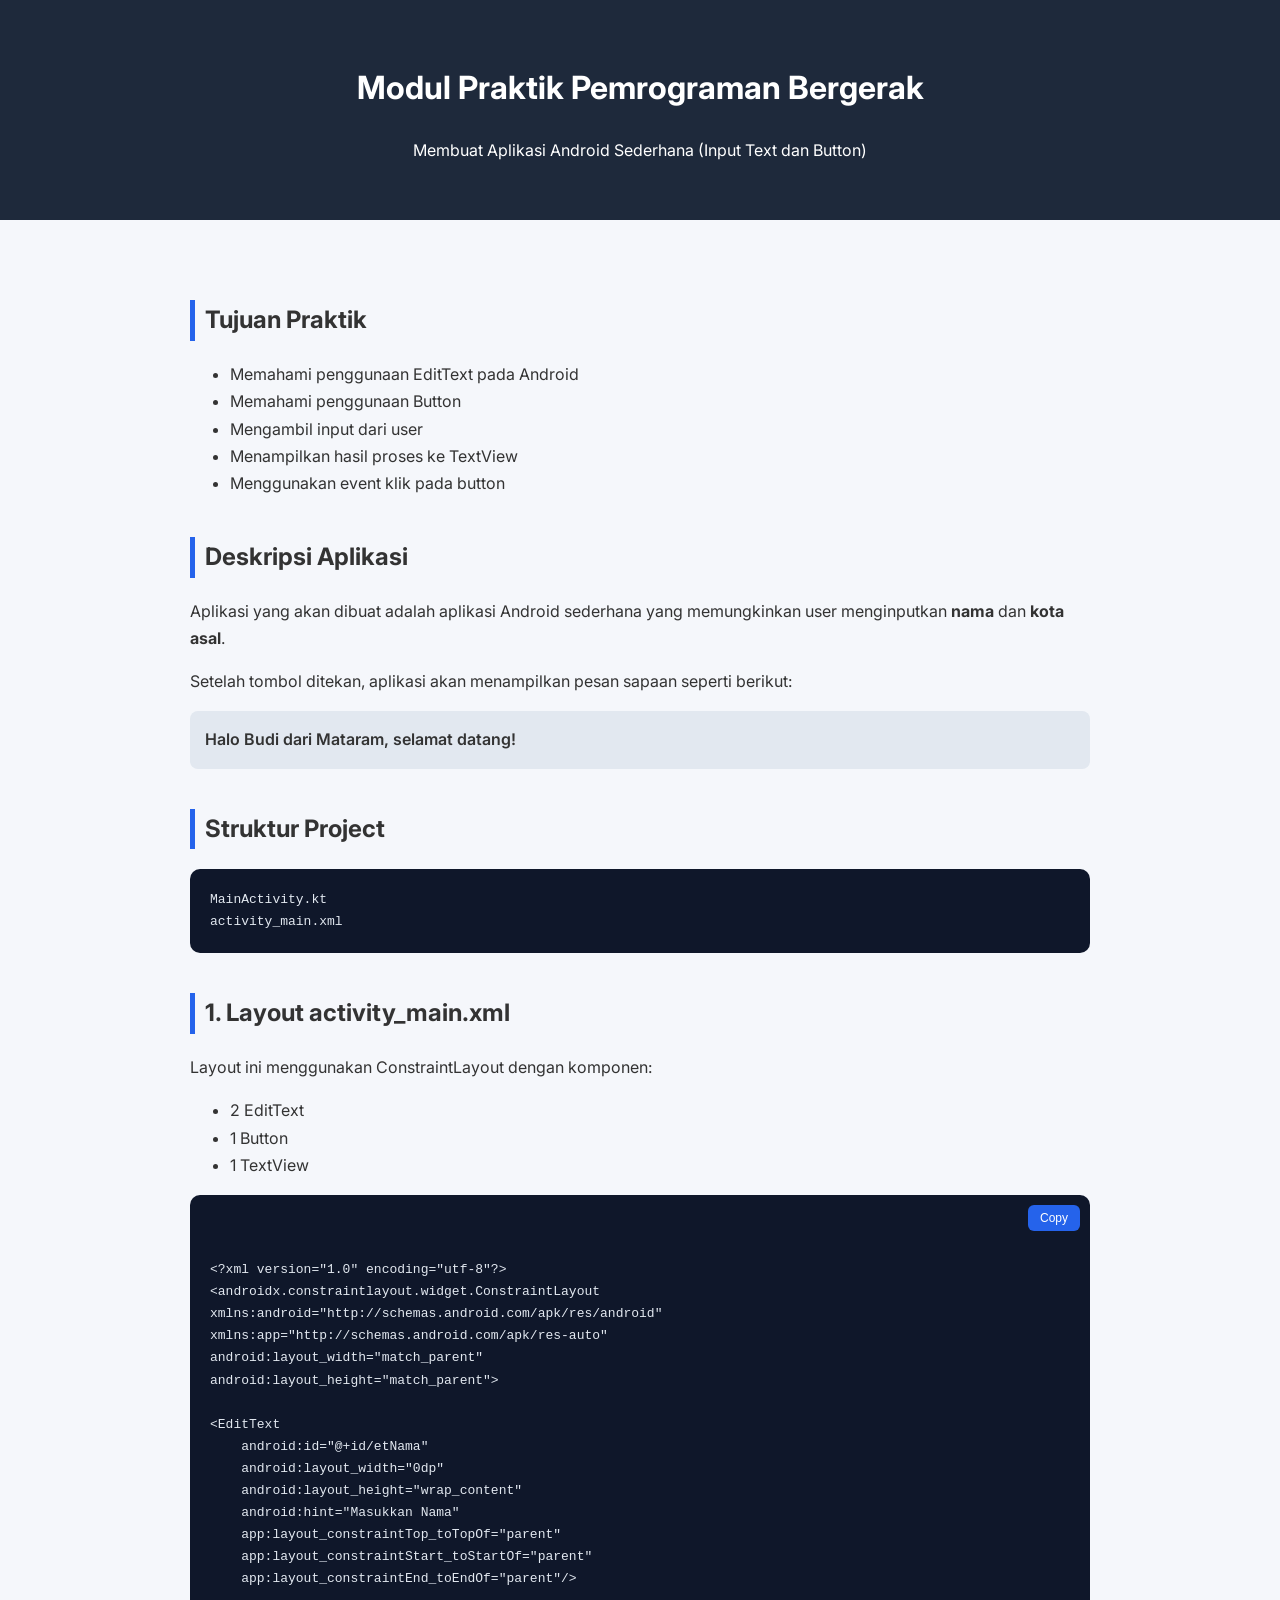
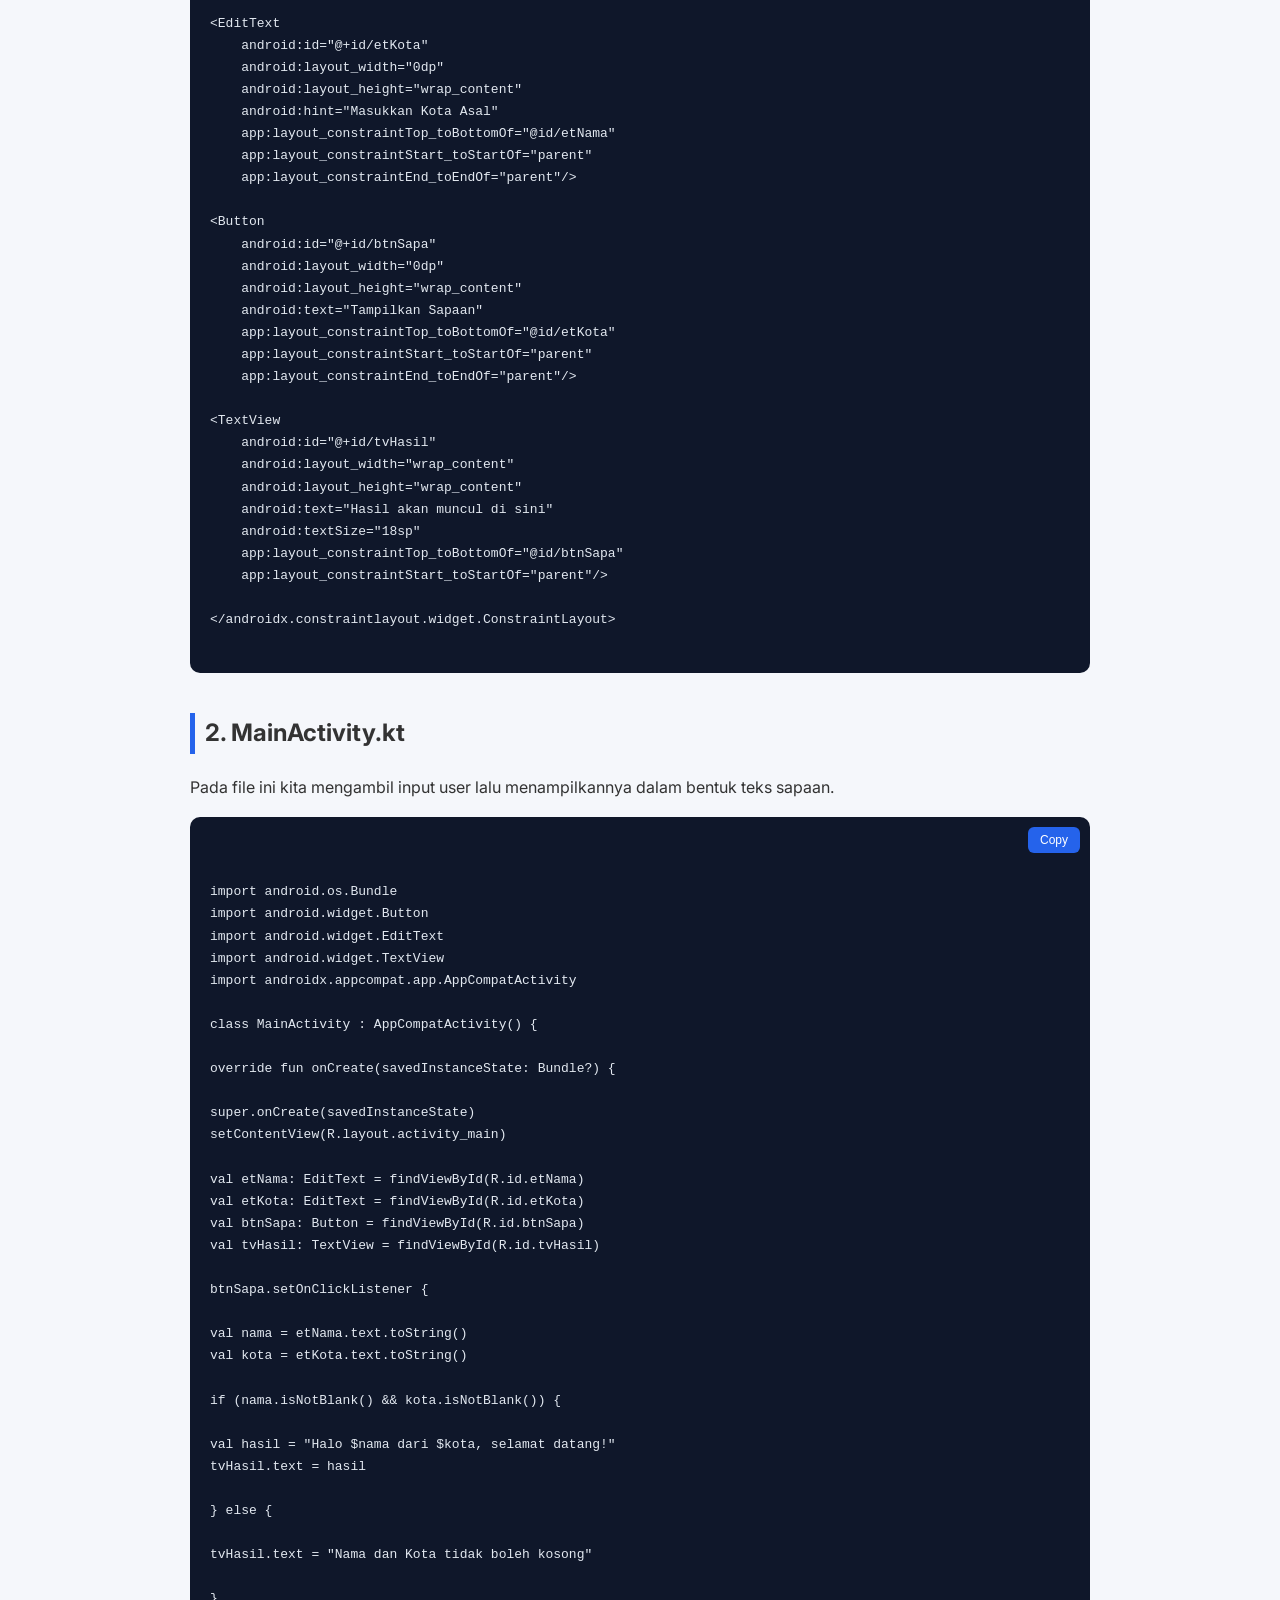
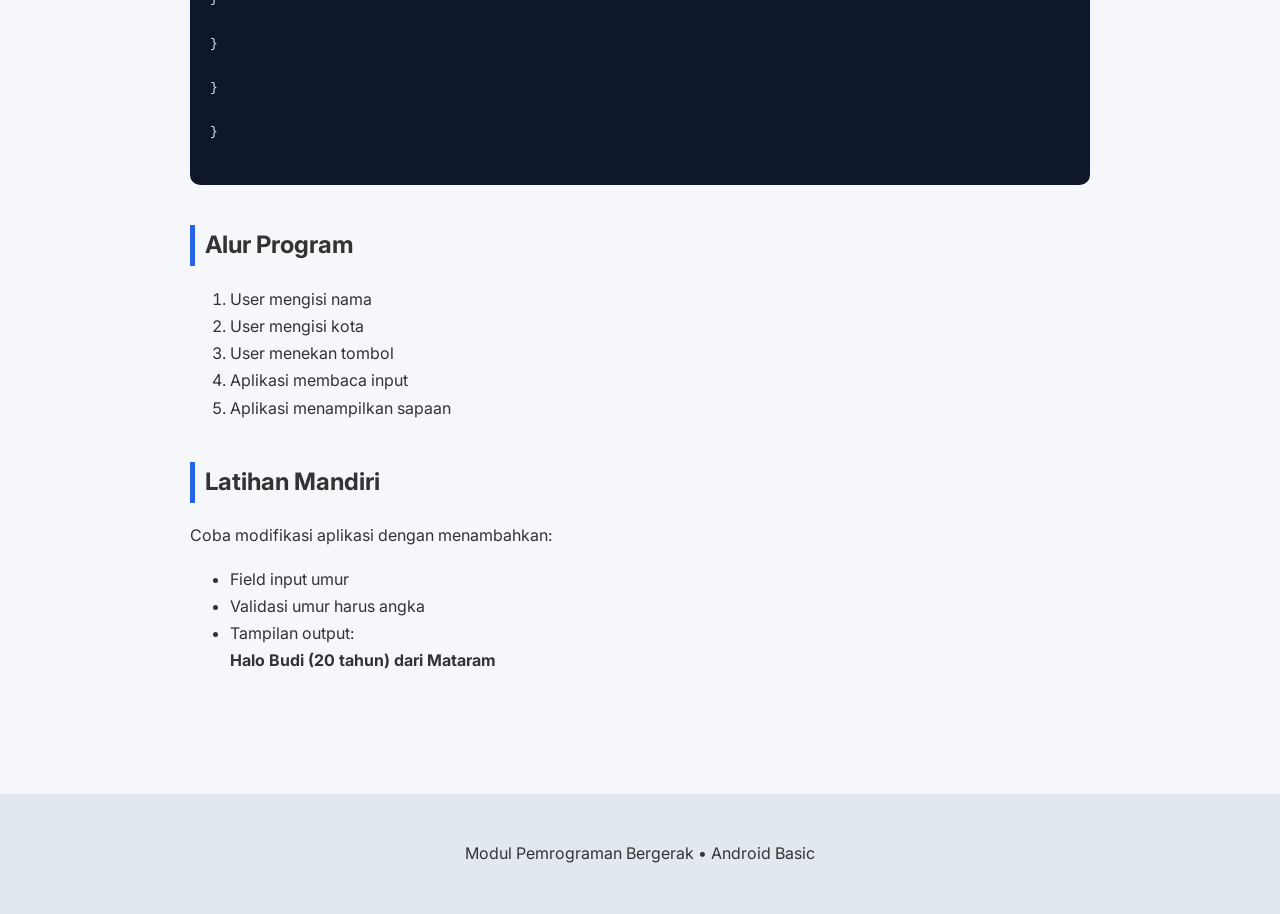
<file: android/modul 1/index.html>
<!DOCTYPE html>
<html lang="id">
<head>
<meta charset="UTF-8">
<meta name="viewport" content="width=device-width, initial-scale=1.0">

<title>Modul Praktik Android - Input dan Button</title>

<link rel="stylesheet" href="style.css">
<link href="https://fonts.googleapis.com/css2?family=Inter:wght@300;400;600&display=swap" rel="stylesheet">
</head>

<body>

<header>
<h1>Modul Praktik Pemrograman Bergerak</h1>
<p>Membuat Aplikasi Android Sederhana (Input Text dan Button)</p>
</header>

<main>

<section>
<h2>Tujuan Praktik</h2>

<ul>
<li>Memahami penggunaan EditText pada Android</li>
<li>Memahami penggunaan Button</li>
<li>Mengambil input dari user</li>
<li>Menampilkan hasil proses ke TextView</li>
<li>Menggunakan event klik pada button</li>
</ul>
</section>

<section>
<h2>Deskripsi Aplikasi</h2>

<p>
Aplikasi yang akan dibuat adalah aplikasi Android sederhana yang memungkinkan user
menginputkan <b>nama</b> dan <b>kota asal</b>.
</p>

<p>
Setelah tombol ditekan, aplikasi akan menampilkan pesan sapaan seperti berikut:
</p>

<div class="result-box">
Halo Budi dari Mataram, selamat datang!
</div>

</section>

<section>
<h2>Struktur Project</h2>

<pre>
MainActivity.kt
activity_main.xml
</pre>

</section>

<section>
<h2>1. Layout activity_main.xml</h2>

<p>
Layout ini menggunakan ConstraintLayout dengan komponen:
</p>

<ul>
<li>2 EditText</li>
<li>1 Button</li>
<li>1 TextView</li>
</ul>

<div class="code-container">
<button class="copy-btn">Copy</button>
<pre><code>

&lt;?xml version="1.0" encoding="utf-8"?&gt;
&lt;androidx.constraintlayout.widget.ConstraintLayout
xmlns:android="http://schemas.android.com/apk/res/android"
xmlns:app="http://schemas.android.com/apk/res-auto"
android:layout_width="match_parent"
android:layout_height="match_parent"&gt;

&lt;EditText
    android:id="@+id/etNama"
    android:layout_width="0dp"
    android:layout_height="wrap_content"
    android:hint="Masukkan Nama"
    app:layout_constraintTop_toTopOf="parent"
    app:layout_constraintStart_toStartOf="parent"
    app:layout_constraintEnd_toEndOf="parent"/&gt;

&lt;EditText
    android:id="@+id/etKota"
    android:layout_width="0dp"
    android:layout_height="wrap_content"
    android:hint="Masukkan Kota Asal"
    app:layout_constraintTop_toBottomOf="@id/etNama"
    app:layout_constraintStart_toStartOf="parent"
    app:layout_constraintEnd_toEndOf="parent"/&gt;

&lt;Button
    android:id="@+id/btnSapa"
    android:layout_width="0dp"
    android:layout_height="wrap_content"
    android:text="Tampilkan Sapaan"
    app:layout_constraintTop_toBottomOf="@id/etKota"
    app:layout_constraintStart_toStartOf="parent"
    app:layout_constraintEnd_toEndOf="parent"/&gt;

&lt;TextView
    android:id="@+id/tvHasil"
    android:layout_width="wrap_content"
    android:layout_height="wrap_content"
    android:text="Hasil akan muncul di sini"
    android:textSize="18sp"
    app:layout_constraintTop_toBottomOf="@id/btnSapa"
    app:layout_constraintStart_toStartOf="parent"/&gt;

&lt;/androidx.constraintlayout.widget.ConstraintLayout&gt;

</code></pre>
</div>

</section>

<section>

<h2>2. MainActivity.kt</h2>

<p>
Pada file ini kita mengambil input user lalu menampilkannya dalam bentuk teks sapaan.
</p>

<div class="code-container">
<button class="copy-btn">Copy</button>

<pre><code>

import android.os.Bundle
import android.widget.Button
import android.widget.EditText
import android.widget.TextView
import androidx.appcompat.app.AppCompatActivity

class MainActivity : AppCompatActivity() {

override fun onCreate(savedInstanceState: Bundle?) {

super.onCreate(savedInstanceState)
setContentView(R.layout.activity_main)

val etNama: EditText = findViewById(R.id.etNama)
val etKota: EditText = findViewById(R.id.etKota)
val btnSapa: Button = findViewById(R.id.btnSapa)
val tvHasil: TextView = findViewById(R.id.tvHasil)

btnSapa.setOnClickListener {

val nama = etNama.text.toString()
val kota = etKota.text.toString()

if (nama.isNotBlank() && kota.isNotBlank()) {

val hasil = "Halo $nama dari $kota, selamat datang!"
tvHasil.text = hasil

} else {

tvHasil.text = "Nama dan Kota tidak boleh kosong"

}

}

}

}

</code></pre>
</div>

</section>

<section>

<h2>Alur Program</h2>

<ol>
<li>User mengisi nama</li>
<li>User mengisi kota</li>
<li>User menekan tombol</li>
<li>Aplikasi membaca input</li>
<li>Aplikasi menampilkan sapaan</li>
</ol>

</section>

<section>

<h2>Latihan Mandiri</h2>

<p>Coba modifikasi aplikasi dengan menambahkan:</p>

<ul>
<li>Field input umur</li>
<li>Validasi umur harus angka</li>
<li>Tampilan output: <br>
<b>Halo Budi (20 tahun) dari Mataram</b></li>
</ul>

</section>

</main>

<footer>
<p>Modul Pemrograman Bergerak • Android Basic</p>
</footer>

<script src="script.js"></script>

</body>
</html>
</file>
<file: android/modul 1/style.css>
body{
font-family: 'Inter', sans-serif;
background:#f5f7fb;
margin:0;
color:#333;
line-height:1.7;
}

header{
background:#1e293b;
color:white;
padding:40px;
text-align:center;
}

main{
max-width:900px;
margin:auto;
padding:40px 20px;
}

h2{
border-left:5px solid #2563eb;
padding-left:10px;
margin-top:40px;
}

section{
margin-bottom:40px;
}

.result-box{
background:#e2e8f0;
padding:15px;
border-radius:8px;
margin-top:10px;
font-weight:600;
}

pre{
background:#0f172a;
color:#e2e8f0;
padding:20px;
border-radius:10px;
overflow-x:auto;
}

.code-container{
position:relative;
margin-top:15px;
}

.copy-btn{
position:absolute;
right:10px;
top:10px;
border:none;
background:#2563eb;
color:white;
padding:6px 12px;
border-radius:6px;
cursor:pointer;
font-size:12px;
}

.copy-btn:hover{
background:#1d4ed8;
}

footer{
text-align:center;
padding:30px;
background:#e2e8f0;
margin-top:40px;
}
</file>
